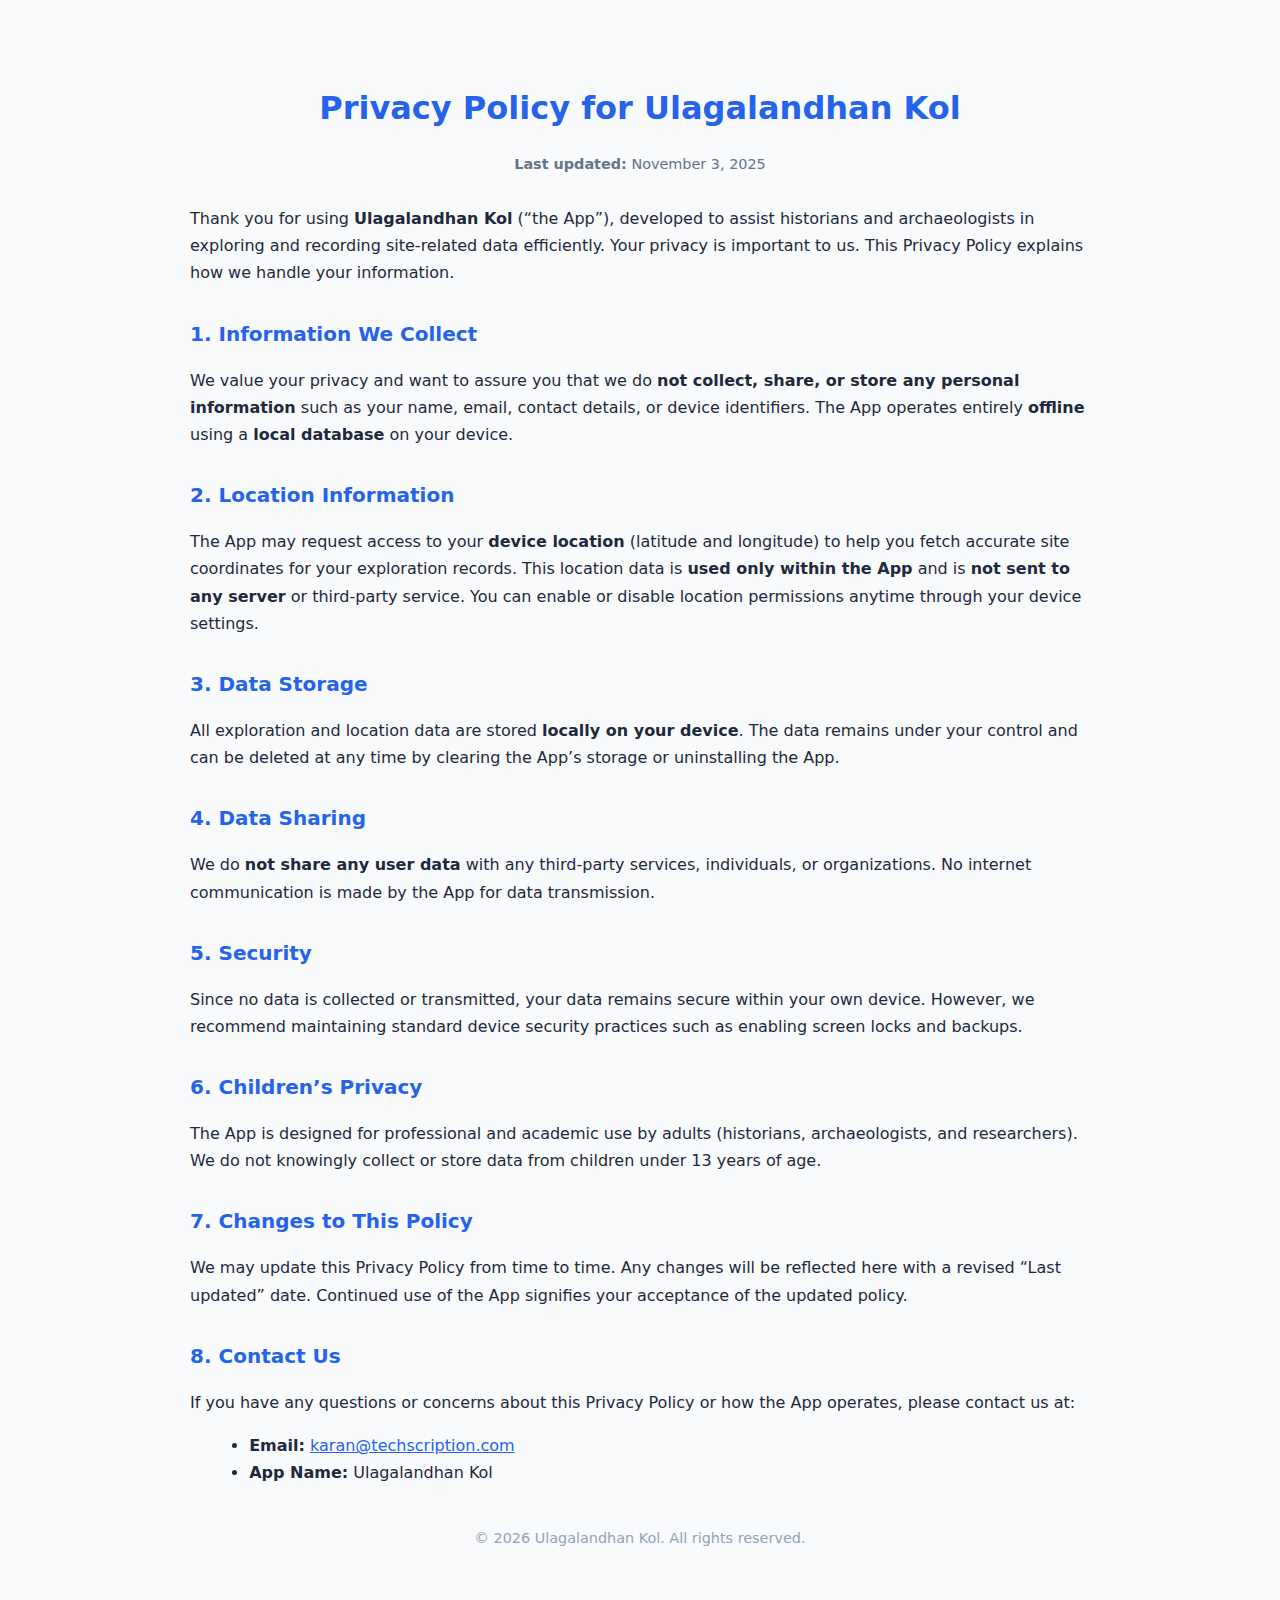
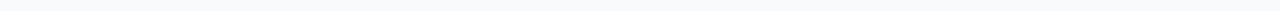
<file: privacy_policy.html>
<!DOCTYPE html>
<html lang="en">

<head>
    <meta charset="UTF-8" />
    <meta name="viewport" content="width=device-width, initial-scale=1.0" />
    <meta name="description"
        content="Privacy Policy for Ulagalandhan Kol – an app for historians and archaeologists to fetch location data and prepare exploration datasheets." />
    <title>Privacy Policy | Ulagalandhan Kol</title>
    <style>
        :root {
            --bg-light: #f9fafb;
            --bg-dark: #0f172a;
            --text-light: #1e293b;
            --text-dark: #e2e8f0;
            --primary: #2563eb;
            --max-width: 900px;
        }

        body {
            font-family: system-ui, -apple-system, "Segoe UI", Roboto, sans-serif;
            margin: 0;
            background-color: var(--bg-light);
            color: var(--text-light);
            line-height: 1.7;
        }

        @media (prefers-color-scheme: dark) {
            body {
                background-color: var(--bg-dark);
                color: var(--text-dark);
            }
        }

        main {
            max-width: var(--max-width);
            margin: 0 auto;
            padding: 60px 20px;
        }

        h1 {
            font-size: 2rem;
            text-align: center;
            color: var(--primary);
            margin-bottom: 0.5em;
        }

        p,
        li {
            font-size: 1rem;
        }

        h2 {
            font-size: 1.25rem;
            margin-top: 1.5em;
            margin-bottom: 0.5em;
            color: var(--primary);
        }

        .updated {
            text-align: center;
            color: #64748b;
            font-size: 0.9rem;
            margin-bottom: 2em;
        }

        ul {
            margin-top: 0.5em;
            margin-left: 1.2em;
        }

        a {
            color: var(--primary);
            text-decoration: underline;
        }

        footer {
            margin-top: 40px;
            text-align: center;
            font-size: 0.9rem;
            color: #94a3b8;
        }
    </style>
</head>

<body>
    <main>
        <h1>Privacy Policy for Ulagalandhan Kol</h1>
        <p class="updated"><strong>Last updated:</strong> November 3, 2025</p>

        <p>
            Thank you for using <strong>Ulagalandhan Kol</strong> (“the App”), developed to assist
            historians and archaeologists in exploring and recording site-related data efficiently.
            Your privacy is important to us. This Privacy Policy explains how we handle your
            information.
        </p>

        <h2>1. Information We Collect</h2>
        <p>
            We value your privacy and want to assure you that we do
            <strong>not collect, share, or store any personal information</strong> such as your name,
            email, contact details, or device identifiers. The App operates entirely
            <strong>offline</strong> using a <strong>local database</strong> on your device.
        </p>

        <h2>2. Location Information</h2>
        <p>
            The App may request access to your <strong>device location</strong> (latitude and longitude)
            to help you fetch accurate site coordinates for your exploration records. This location data
            is <strong>used only within the App</strong> and is <strong>not sent to any server</strong>
            or third-party service. You can enable or disable location permissions anytime through your
            device settings.
        </p>

        <h2>3. Data Storage</h2>
        <p>
            All exploration and location data are stored <strong>locally on your device</strong>. The
            data remains under your control and can be deleted at any time by clearing the App’s storage
            or uninstalling the App.
        </p>

        <h2>4. Data Sharing</h2>
        <p>
            We do <strong>not share any user data</strong> with any third-party services, individuals,
            or organizations. No internet communication is made by the App for data transmission.
        </p>

        <h2>5. Security</h2>
        <p>
            Since no data is collected or transmitted, your data remains secure within your own device.
            However, we recommend maintaining standard device security practices such as enabling
            screen locks and backups.
        </p>

        <h2>6. Children’s Privacy</h2>
        <p>
            The App is designed for professional and academic use by adults (historians, archaeologists,
            and researchers). We do not knowingly collect or store data from children under 13 years of
            age.
        </p>

        <h2>7. Changes to This Policy</h2>
        <p>
            We may update this Privacy Policy from time to time. Any changes will be reflected here with
            a revised “Last updated” date. Continued use of the App signifies your acceptance of the
            updated policy.
        </p>

        <h2>8. Contact Us</h2>
        <p>
            If you have any questions or concerns about this Privacy Policy or how the App operates,
            please contact us at:
        </p>
        <ul>
            <li><strong>Email:</strong> <a href="mailto:karan@techscription.com">karan@techscription.com</a></li>
            <li><strong>App Name:</strong> Ulagalandhan Kol</li>
        </ul>

        <footer>
            &copy; <span id="year"> </span> Ulagalandhan Kol. All rights reserved.
        </footer>
    </main>

    <script>
        const year = new Date().getFullYear();
        document.getElementById("year").textContent = year;
        // Optional: Log dark mode detection or analytics-free info (purely for info)
        console.log("Ulagalandhan Kol Privacy Policy Page Loaded.");
    </script>
</body>

</html>
</file>
